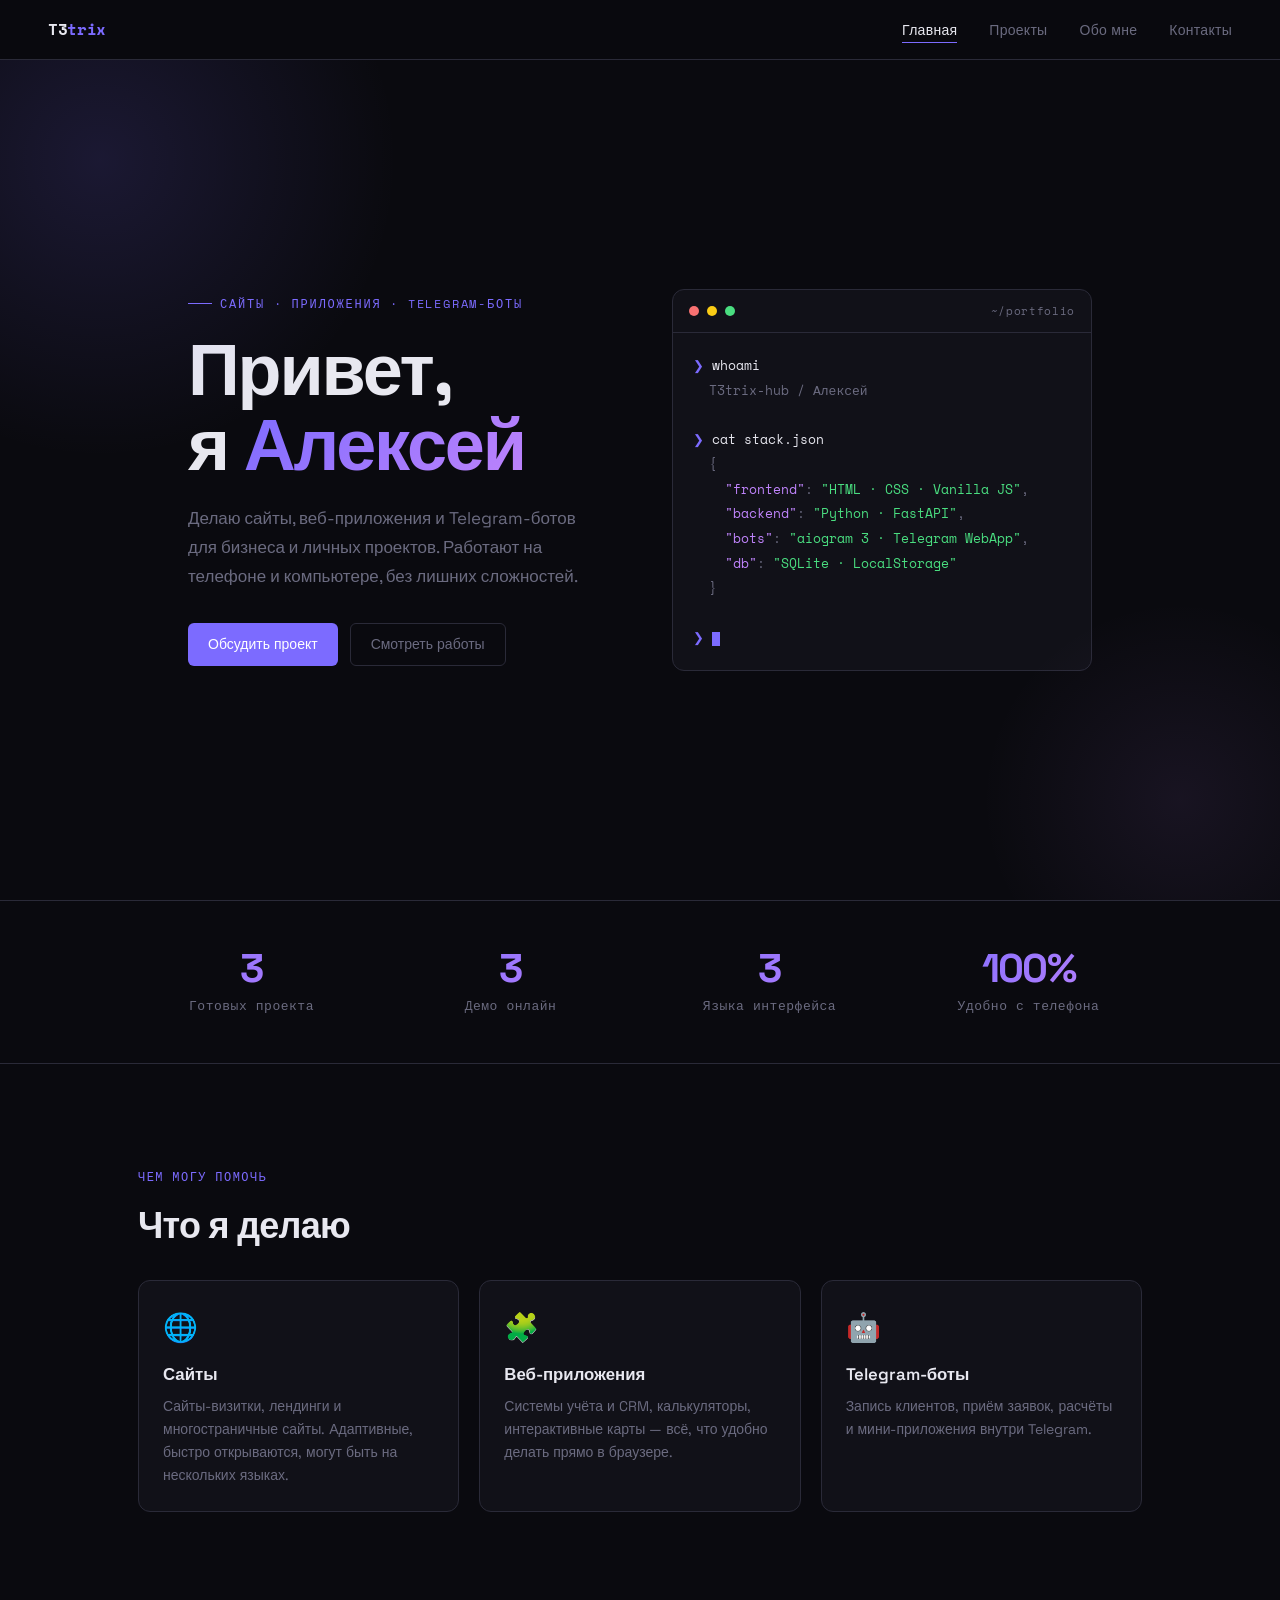
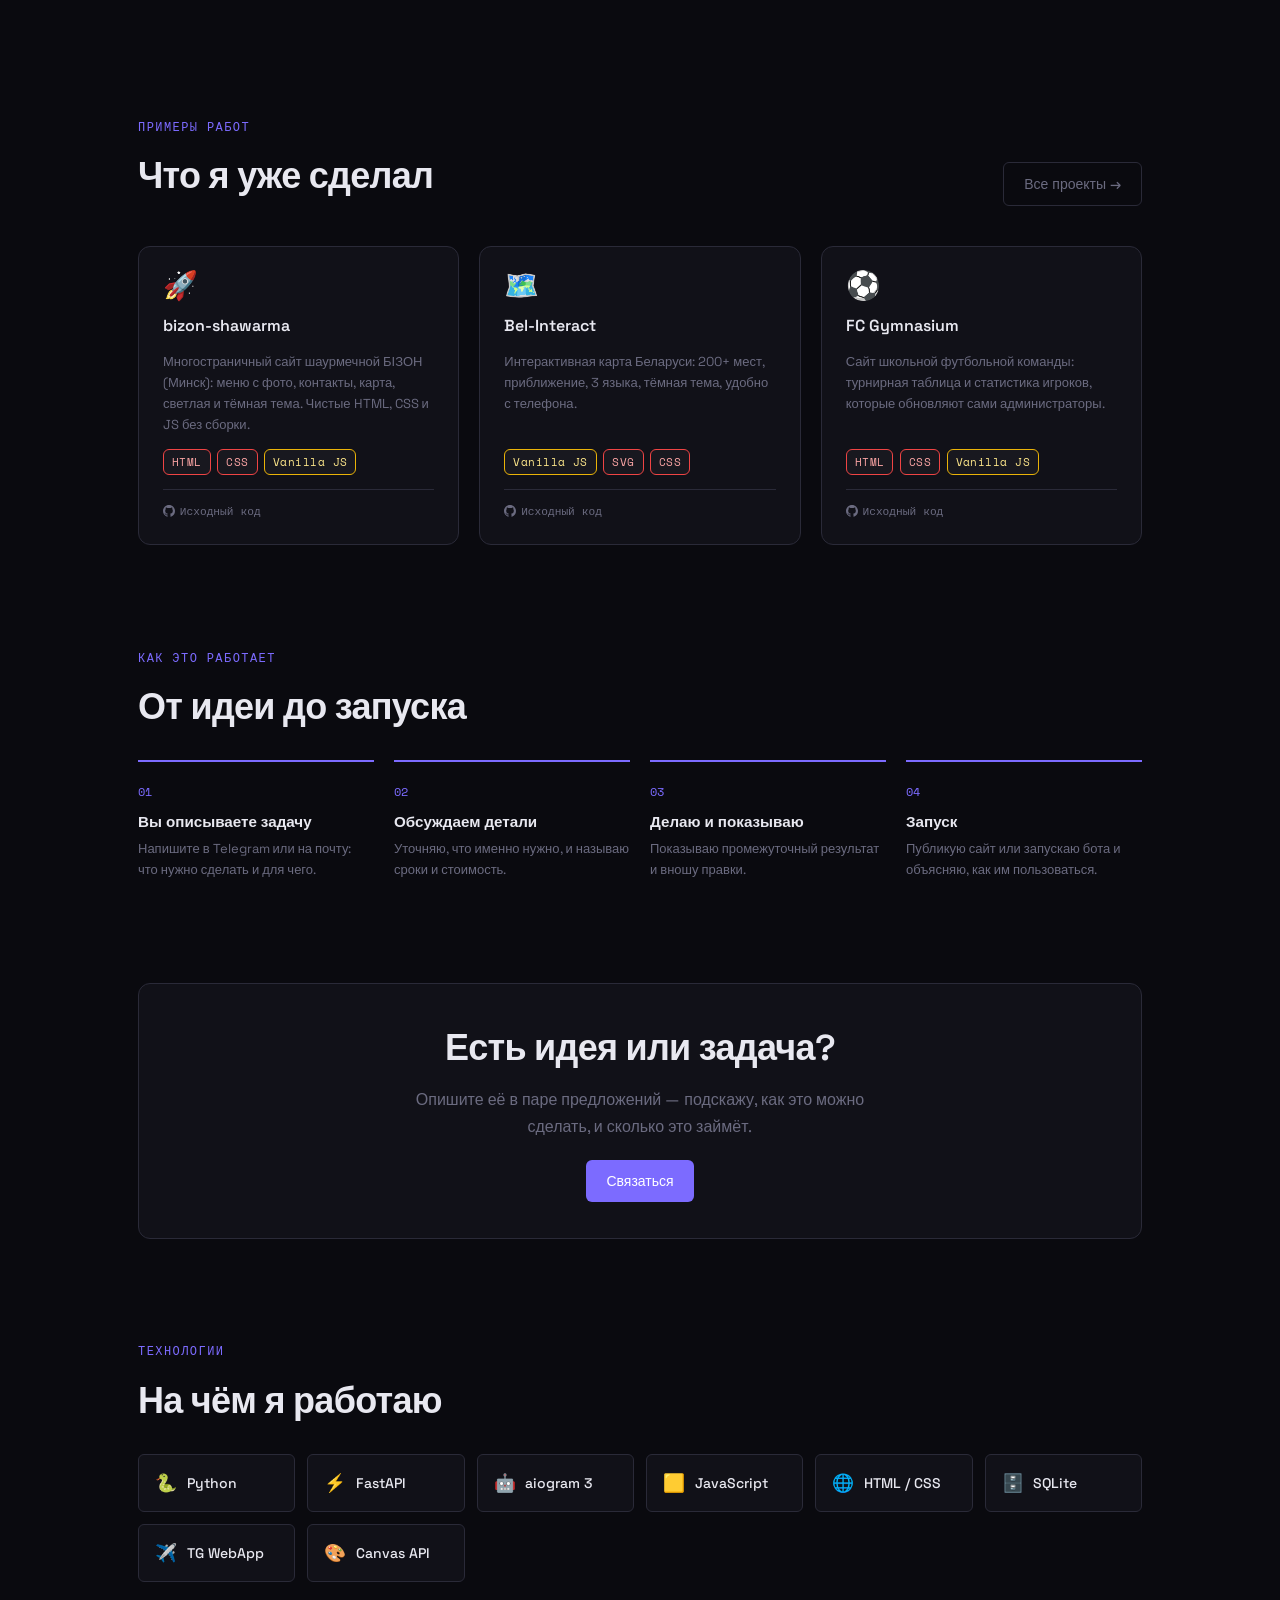
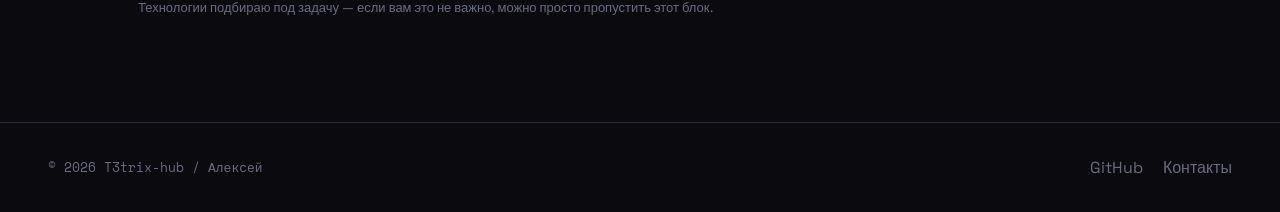
<file: index.html>
<!DOCTYPE html>
<html lang="ru">
<head>
  <meta charset="UTF-8" />
  <meta name="viewport" content="width=device-width, initial-scale=1.0" />
  <title>T3trix — Portfolio</title>
  <link rel="icon" href="favicon.ico" sizes="any" />
  <link rel="icon" type="image/png" href="favicon-180.png" />
  <link rel="apple-touch-icon" href="favicon-180.png" />
  <link rel="preconnect" href="https://fonts.googleapis.com" />
  <link rel="preconnect" href="https://fonts.gstatic.com" crossorigin />
  <link rel="stylesheet" href="style.css" />
  <style>
    /* ── HERO ─────────────────────────────── */
    .hero {
      min-height: calc(100vh - 60px);
      display: flex;
      align-items: center;
      position: relative;
      overflow: hidden;
    }

    .hero::before {
      content: '';
      position: absolute;
      top: -200px; left: -200px;
      width: 600px; height: 600px;
      background: radial-gradient(circle, rgba(124,107,255,0.15) 0%, transparent 70%);
      pointer-events: none;
    }

    .hero::after {
      content: '';
      position: absolute;
      bottom: -100px; right: -100px;
      width: 400px; height: 400px;
      background: radial-gradient(circle, rgba(192,132,252,0.08) 0%, transparent 70%);
      pointer-events: none;
    }

    .hero-inner {
      display: grid;
      grid-template-columns: 1fr 1fr;
      gap: 4rem;
      align-items: center;
      width: 100%;
    }

    .hero-label {
      font-family: var(--font-mono);
      font-size: 0.75rem;
      color: var(--accent);
      letter-spacing: 0.15em;
      text-transform: uppercase;
      margin-bottom: 1.25rem;
      display: flex;
      align-items: center;
      gap: 0.5rem;
    }

    .hero-label::before {
      content: '';
      width: 24px; height: 1px;
      background: var(--accent);
    }

    .hero h1 {
      margin-bottom: 1.25rem;
    }

    .hero-desc {
      font-size: 1.0625rem;
      color: var(--muted);
      line-height: 1.7;
      margin-bottom: 2rem;
      max-width: 420px;
    }

    .hero-actions {
      display: flex;
      gap: 0.75rem;
      flex-wrap: wrap;
    }

    /* terminal card */
    .terminal {
      background: var(--bg2);
      border: 1px solid var(--border);
      border-radius: var(--radius);
      overflow: hidden;
      font-family: var(--font-mono);
    }

    .terminal-bar {
      padding: 0.75rem 1rem;
      border-bottom: 1px solid var(--border);
      display: flex;
      align-items: center;
      gap: 0.5rem;
    }

    .terminal-dot {
      width: 10px; height: 10px;
      border-radius: 50%;
    }
    .dot-red   { background: #f87171; }
    .dot-yel   { background: #facc15; }
    .dot-grn   { background: #4ade80; }

    .terminal-title {
      font-size: 0.7rem;
      color: var(--muted);
      margin-left: auto;
      letter-spacing: 0.06em;
    }

    .terminal-body {
      padding: 1.25rem;
      font-size: 0.8125rem;
      line-height: 1.9;
    }

    .t-prompt { color: var(--accent); }
    .t-cmd    { color: var(--text); }
    .t-out    { color: var(--muted); padding-left: 1rem; }
    .t-key    { color: var(--accent2); }
    .t-val    { color: var(--green); }
    .t-cursor {
      display: inline-block;
      width: 8px; height: 14px;
      background: var(--accent);
      vertical-align: middle;
      animation: blink 1s step-end infinite;
    }

    @keyframes blink { 50% { opacity: 0; } }

    /* ── STATS ────────────────────────────── */
    .stats {
      padding: 3rem 0;
      border-top: 1px solid var(--border);
      border-bottom: 1px solid var(--border);
    }

    .stats-grid {
      display: grid;
      grid-template-columns: repeat(4, 1fr);
      gap: 2rem;
    }

    .stat-item {
      text-align: center;
    }

    .stat-num {
      font-size: 2.5rem;
      font-weight: 700;
      letter-spacing: -0.04em;
      line-height: 1;
      background: linear-gradient(135deg, var(--accent), var(--accent2));
      -webkit-background-clip: text;
      -webkit-text-fill-color: transparent;
      background-clip: text;
    }

    .stat-label {
      font-size: 0.8125rem;
      color: var(--muted);
      margin-top: 0.35rem;
      font-family: var(--font-mono);
      letter-spacing: 0.04em;
    }

    /* ── FEATURED PROJECTS ────────────────── */
    .section-header {
      display: flex;
      justify-content: space-between;
      align-items: flex-end;
      margin-bottom: 2.5rem;
    }

    .featured-grid {
      display: grid;
      grid-template-columns: repeat(3, 1fr);
      gap: 1.25rem;
    }

    .proj-card {
      background: var(--bg2);
      border: 1px solid var(--border);
      border-radius: var(--radius);
      padding: 1.5rem;
      display: flex;
      flex-direction: column;
      gap: 0.875rem;
      transition: border-color var(--transition), transform var(--transition), box-shadow var(--transition);
      text-decoration: none;
      color: inherit;
    }

    .proj-card:hover {
      border-color: rgba(124, 107, 255, 0.4);
      transform: translateY(-3px);
      box-shadow: 0 12px 40px rgba(124, 107, 255, 0.1);
    }

    .proj-icon {
      font-size: 1.75rem;
      line-height: 1;
    }

    .proj-name {
      font-size: 1rem;
      font-weight: 600;
      color: var(--text);
    }

    .proj-desc {
      font-size: 0.8125rem;
      color: var(--muted);
      line-height: 1.6;
      flex: 1;
    }

    .proj-tags {
      display: flex;
      gap: 0.4rem;
      flex-wrap: wrap;
    }

    .proj-footer {
      display: flex;
      gap: 0.75rem;
      padding-top: 0.75rem;
      border-top: 1px solid var(--border);
    }

    .proj-link {
      font-family: var(--font-mono);
      font-size: 0.7rem;
      color: var(--muted);
      text-decoration: none;
      display: flex;
      align-items: center;
      gap: 0.3rem;
      transition: color var(--transition);
    }
    .proj-link:hover { color: var(--accent); }
    .proj-link svg { width: 12px; height: 12px; }

    /* ── STACK ────────────────────────────── */
    .stack-grid {
      display: grid;
      grid-template-columns: repeat(auto-fill, minmax(140px, 1fr));
      gap: 0.75rem;
    }

    .stack-item {
      background: var(--bg2);
      border: 1px solid var(--border);
      border-radius: var(--radius-sm);
      padding: 0.875rem 1rem;
      display: flex;
      align-items: center;
      gap: 0.6rem;
      font-size: 0.875rem;
      font-weight: 500;
    }

    .stack-icon { font-size: 1.1rem; }

    @media (max-width: 900px) {
      .hero-inner { grid-template-columns: 1fr; }
      .terminal { display: none; }
      .featured-grid { grid-template-columns: 1fr 1fr; }
      .stats-grid { grid-template-columns: repeat(2, 1fr); }
    }

    @media (max-width: 560px) {
      .featured-grid { grid-template-columns: 1fr; }
      .stats-grid { grid-template-columns: repeat(2, 1fr); }
    }

    /* ── client-friendly blocks ── */
    .svc-grid { display: grid; grid-template-columns: repeat(3, 1fr); gap: 1.25rem; margin-top: 1.5rem; }
    .svc-card { background: var(--bg2); border: 1px solid var(--border); border-radius: var(--radius); padding: 1.5rem; }
    .svc-card .svc-icon { font-size: 1.75rem; margin-bottom: 0.75rem; }
    .svc-card h3 { font-size: 1.05rem; margin-bottom: 0.4rem; }
    .svc-card p { font-size: 0.875rem; color: var(--muted); line-height: 1.65; }
    .steps { display: grid; grid-template-columns: repeat(4, 1fr); gap: 1.25rem; margin-top: 1.5rem; counter-reset: step; }
    .step { border-top: 2px solid var(--accent); padding-top: 1rem; }
    .step::before { counter-increment: step; content: "0" counter(step); font-family: var(--font-mono); font-size: 0.75rem; color: var(--accent); }
    .step h4 { margin: 0.35rem 0; font-size: 0.95rem; }
    .step p { font-size: 0.8125rem; color: var(--muted); line-height: 1.6; }
    .cta-band { background: var(--bg2); border: 1px solid var(--border); border-radius: var(--radius); padding: 2.25rem 2rem; text-align: center; }
    .cta-band h2 { margin-bottom: 0.5rem; }
    .cta-band p { color: var(--muted); margin: 0 auto 1.25rem; max-width: 480px; line-height: 1.7; }
    @media (max-width: 800px) { .svc-grid { grid-template-columns: 1fr; } .steps { grid-template-columns: 1fr 1fr; } }
    @media (max-width: 480px) { .steps { grid-template-columns: 1fr; } }
  </style>
</head>
<body>

<nav>
  <a href="index.html" class="nav-logo">T3<span>trix</span></a>
  <ul class="nav-links">
    <li><a href="index.html">Главная</a></li>
    <li><a href="projects.html">Проекты</a></li>
    <li><a href="about.html">Обо мне</a></li>
    <li><a href="contact.html">Контакты</a></li>
  </ul>
  <div class="nav-burger" role="button" aria-label="Меню">
    <span></span><span></span><span></span>
  </div>
</nav>

<main>
  <!-- HERO -->
  <section class="hero">
    <div class="container">
      <div class="hero-inner">
        <div>
          <p class="hero-label">Сайты · приложения · Telegram-боты</p>
          <h1>Привет,<br>я <span class="gradient-text">Алексей</span></h1>
          <p class="hero-desc">
            Делаю сайты, веб-приложения и Telegram-ботов для бизнеса и личных проектов.
            Работают на телефоне и компьютере, без лишних сложностей.
          </p>
          <div class="hero-actions">
            <a href="contact.html" class="btn btn-primary">Обсудить проект</a>
            <a href="projects.html" class="btn btn-ghost">Смотреть работы</a>
          </div>
        </div>

        <div class="terminal">
          <div class="terminal-bar">
            <div class="terminal-dot dot-red"></div>
            <div class="terminal-dot dot-yel"></div>
            <div class="terminal-dot dot-grn"></div>
            <span class="terminal-title">~/portfolio</span>
          </div>
          <div class="terminal-body">
            <div><span class="t-prompt">❯ </span><span class="t-cmd">whoami</span></div>
            <div class="t-out">T3trix-hub / Алексей</div>
            <br>
            <div><span class="t-prompt">❯ </span><span class="t-cmd">cat stack.json</span></div>
            <div class="t-out">{</div>
            <div class="t-out">&nbsp;&nbsp;<span class="t-key">"frontend"</span>: <span class="t-val">"HTML · CSS · Vanilla JS"</span>,</div>
            <div class="t-out">&nbsp;&nbsp;<span class="t-key">"backend"</span>: <span class="t-val">"Python · FastAPI"</span>,</div>
            <div class="t-out">&nbsp;&nbsp;<span class="t-key">"bots"</span>: <span class="t-val">"aiogram 3 · Telegram WebApp"</span>,</div>
            <div class="t-out">&nbsp;&nbsp;<span class="t-key">"db"</span>: <span class="t-val">"SQLite · LocalStorage"</span></div>
            <div class="t-out">}</div>
            <br>
            <div><span class="t-prompt">❯ </span><span class="t-cursor"></span></div>
          </div>
        </div>
      </div>
    </div>
  </section>

  <!-- STATS -->
  <div class="stats">
    <div class="container">
      <div class="stats-grid">
        <div class="stat-item fade-in">
          <div class="stat-num" data-stat="projects">3</div>
          <div class="stat-label" data-stat-label="projects">Готовых проекта</div>
        </div>
        <div class="stat-item fade-in">
          <div class="stat-num" data-stat="live">3</div>
          <div class="stat-label">Демо онлайн</div>
        </div>
        <div class="stat-item fade-in">
          <div class="stat-num">3</div>
          <div class="stat-label">Языка интерфейса</div>
        </div>
        <div class="stat-item fade-in">
          <div class="stat-num">100%</div>
          <div class="stat-label">Удобно с телефона</div>
        </div>
      </div>
    </div>
  </div>

  <!-- SERVICES -->
  <section>
    <div class="container">
      <span class="eyebrow fade-in">Чем могу помочь</span>
      <h2 class="fade-in">Что я делаю</h2>
      <div class="svc-grid">
        <div class="svc-card fade-in"><div class="svc-icon">🌐</div><h3>Сайты</h3>
          <p>Сайты-визитки, лендинги и многостраничные сайты. Адаптивные, быстро открываются, могут быть на нескольких языках.</p></div>
        <div class="svc-card fade-in"><div class="svc-icon">🧩</div><h3>Веб-приложения</h3>
          <p>Системы учёта и CRM, калькуляторы, интерактивные карты — всё, что удобно делать прямо в браузере.</p></div>
        <div class="svc-card fade-in"><div class="svc-icon">🤖</div><h3>Telegram-боты</h3>
          <p>Запись клиентов, приём заявок, расчёты и мини-приложения внутри Telegram.</p></div>
      </div>
    </div>
  </section>

  <!-- FEATURED -->
  <section>
    <div class="container">
      <div class="section-header fade-in">
        <div>
          <span class="eyebrow">Примеры работ</span>
          <h2>Что я уже сделал</h2>
        </div>
        <a href="projects.html" class="btn btn-ghost">Все проекты →</a>
      </div>

      <div class="featured-grid" id="featured-grid"></div>
    </div>
  </section>

  <!-- PROCESS -->
  <section style="padding-top:0">
    <div class="container">
      <span class="eyebrow fade-in">Как это работает</span>
      <h2 class="fade-in">От идеи до запуска</h2>
      <div class="steps">
        <div class="step fade-in"><h4>Вы описываете задачу</h4><p>Напишите в Telegram или на почту: что нужно сделать и для чего.</p></div>
        <div class="step fade-in"><h4>Обсуждаем детали</h4><p>Уточняю, что именно нужно, и называю сроки и стоимость.</p></div>
        <div class="step fade-in"><h4>Делаю и показываю</h4><p>Показываю промежуточный результат и вношу правки.</p></div>
        <div class="step fade-in"><h4>Запуск</h4><p>Публикую сайт или запускаю бота и объясняю, как им пользоваться.</p></div>
      </div>
    </div>
  </section>

  <section style="padding-top:0">
    <div class="container">
      <div class="cta-band fade-in">
        <h2>Есть идея или задача?</h2>
        <p>Опишите её в паре предложений — подскажу, как это можно сделать, и сколько это займёт.</p>
        <a href="contact.html" class="btn btn-primary">Связаться</a>
      </div>
    </div>
  </section>

  <!-- STACK TEASER -->
  <section style="padding-top:0">
    <div class="container">
      <span class="eyebrow fade-in">Технологии</span>
      <h2 class="fade-in" style="margin-bottom:1.5rem">На чём я работаю</h2>
      <div class="stack-grid">
        <div class="stack-item fade-in"><span class="stack-icon">🐍</span> Python</div>
        <div class="stack-item fade-in"><span class="stack-icon">⚡</span> FastAPI</div>
        <div class="stack-item fade-in"><span class="stack-icon">🤖</span> aiogram 3</div>
        <div class="stack-item fade-in"><span class="stack-icon">🟨</span> JavaScript</div>
        <div class="stack-item fade-in"><span class="stack-icon">🌐</span> HTML / CSS</div>
        <div class="stack-item fade-in"><span class="stack-icon">🗄️</span> SQLite</div>
        <div class="stack-item fade-in"><span class="stack-icon">✈️</span> TG WebApp</div>
        <div class="stack-item fade-in"><span class="stack-icon">🎨</span> Canvas API</div>
      </div>
      <p style="margin-top:1rem;font-size:0.8125rem;color:var(--muted);">Технологии подбираю под задачу — если вам это не важно, можно просто пропустить этот блок.</p>
    </div>
  </section>
</main>

<footer>
  <p>© 2026 T3trix-hub / Алексей</p>
  <div style="display:flex;gap:1.25rem;">
    <a href="https://github.com/T3trix-hub" target="_blank">GitHub</a>
    <a href="contact.html">Контакты</a>
  </div>
</footer>

<script src="projects-data.js"></script>
<script src="portfolio.js"></script>
<script src="main.js"></script>
</body>
</html>
</file>
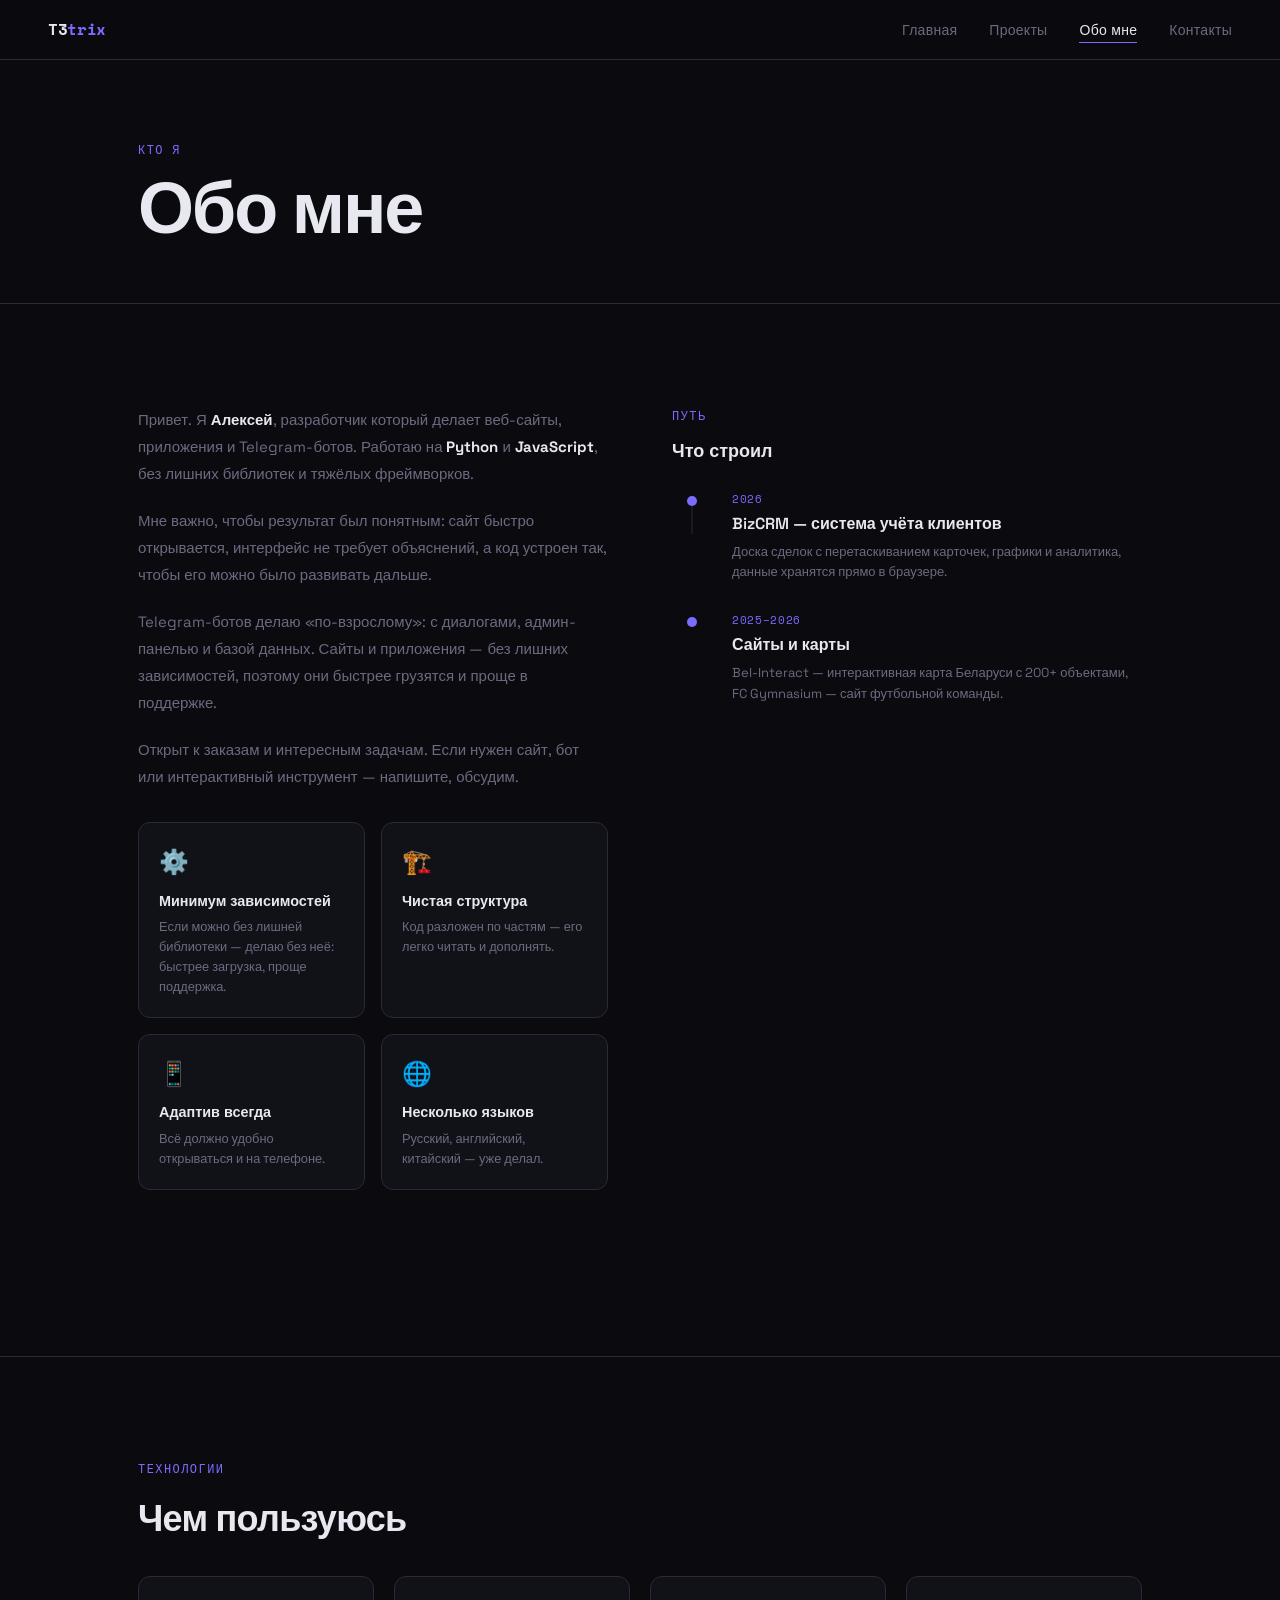
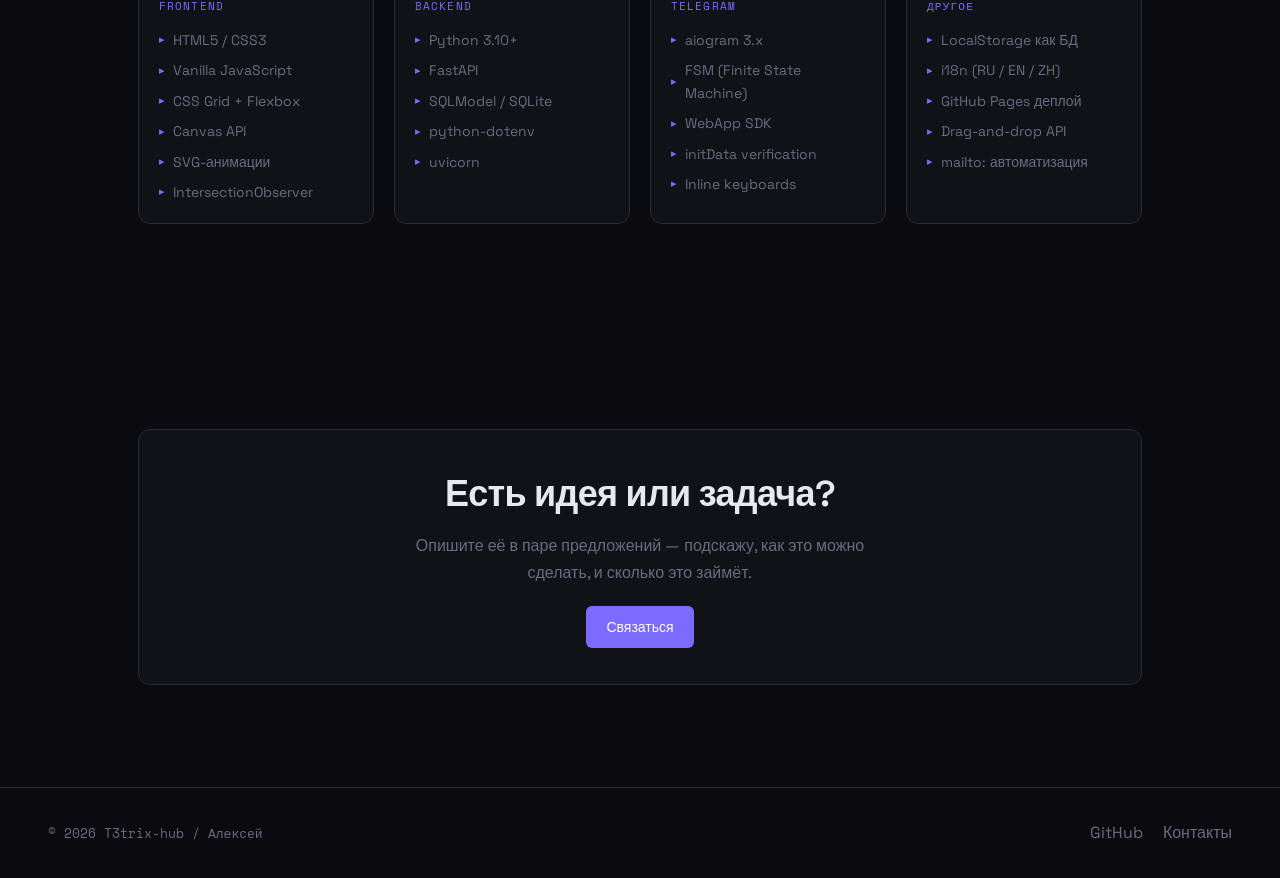
<file: about.html>
<!DOCTYPE html>
<html lang="ru">
<head>
  <meta charset="UTF-8" />
  <meta name="viewport" content="width=device-width, initial-scale=1.0" />
  <title>Обо мне — T3trix</title>
  <link rel="icon" href="favicon.ico" sizes="any" />
  <link rel="icon" type="image/png" href="favicon-180.png" />
  <link rel="apple-touch-icon" href="favicon-180.png" />
  <link rel="preconnect" href="https://fonts.googleapis.com" />
  <link rel="preconnect" href="https://fonts.gstatic.com" crossorigin />
  <link rel="stylesheet" href="style.css" />
  <style>
    .page-hero {
      padding: 5rem 0 3.5rem;
      border-bottom: 1px solid var(--border);
    }

    .about-grid {
      display: grid;
      grid-template-columns: 1fr 1fr;
      gap: 4rem;
      align-items: start;
    }

    .about-text p {
      color: var(--muted);
      line-height: 1.8;
      margin-bottom: 1.25rem;
      font-size: 0.9375rem;
    }

    .about-text p strong { color: var(--text); }

    /* timeline */
    .timeline {
      display: flex;
      flex-direction: column;
      gap: 0;
    }

    .tl-item {
      display: grid;
      grid-template-columns: 2.5rem 1fr;
      gap: 0 1.25rem;
      padding-bottom: 1.75rem;
      position: relative;
    }

    .tl-item:last-child { padding-bottom: 0; }

    .tl-dot {
      width: 10px; height: 10px;
      border-radius: 50%;
      background: var(--accent);
      margin-top: 0.35rem;
      justify-self: center;
      position: relative;
      z-index: 1;
      flex-shrink: 0;
    }

    .tl-item:not(:last-child) .tl-dot::after {
      content: '';
      position: absolute;
      top: 100%; left: 50%;
      transform: translateX(-50%);
      width: 1px;
      height: calc(100% + 1.75rem - 10px);
      background: var(--border);
    }

    .tl-body {}
    .tl-date {
      font-family: var(--font-mono);
      font-size: 0.7rem;
      color: var(--accent);
      letter-spacing: 0.06em;
      margin-bottom: 0.2rem;
    }
    .tl-title { font-weight: 600; margin-bottom: 0.3rem; }
    .tl-desc { font-size: 0.8125rem; color: var(--muted); line-height: 1.6; }

    /* values */
    .values-grid {
      display: grid;
      grid-template-columns: 1fr 1fr;
      gap: 1rem;
      margin-top: 2rem;
    }

    .value-card {
      background: var(--bg2);
      border: 1px solid var(--border);
      border-radius: var(--radius);
      padding: 1.25rem;
    }

    .value-icon { font-size: 1.5rem; margin-bottom: 0.5rem; }
    .value-title { font-size: 0.9rem; font-weight: 600; margin-bottom: 0.3rem; }
    .value-text { font-size: 0.8rem; color: var(--muted); line-height: 1.55; }

    /* full stack table */
    .stack-section { margin-top: 4rem; }

    .stack-categories {
      display: grid;
      grid-template-columns: repeat(auto-fill, minmax(200px, 1fr));
      gap: 1.25rem;
    }

    .stack-cat {
      background: var(--bg2);
      border: 1px solid var(--border);
      border-radius: var(--radius);
      padding: 1.25rem;
    }

    .stack-cat-title {
      font-family: var(--font-mono);
      font-size: 0.7rem;
      text-transform: uppercase;
      letter-spacing: 0.1em;
      color: var(--accent);
      margin-bottom: 0.875rem;
    }

    .stack-cat ul {
      list-style: none;
      display: flex;
      flex-direction: column;
      gap: 0.5rem;
    }

    .stack-cat li {
      font-size: 0.875rem;
      color: var(--muted);
      display: flex;
      align-items: center;
      gap: 0.5rem;
    }

    .stack-cat li::before {
      content: '▸';
      color: var(--accent);
      font-size: 0.7rem;
    }

    @media (max-width: 800px) {
      .about-grid { grid-template-columns: 1fr; gap: 3rem; }
    }

    @media (max-width: 560px) {
      .values-grid { grid-template-columns: 1fr; }
    }

    /* ── client-friendly blocks ── */
    .svc-grid { display: grid; grid-template-columns: repeat(3, 1fr); gap: 1.25rem; margin-top: 1.5rem; }
    .svc-card { background: var(--bg2); border: 1px solid var(--border); border-radius: var(--radius); padding: 1.5rem; }
    .svc-card .svc-icon { font-size: 1.75rem; margin-bottom: 0.75rem; }
    .svc-card h3 { font-size: 1.05rem; margin-bottom: 0.4rem; }
    .svc-card p { font-size: 0.875rem; color: var(--muted); line-height: 1.65; }
    .steps { display: grid; grid-template-columns: repeat(4, 1fr); gap: 1.25rem; margin-top: 1.5rem; counter-reset: step; }
    .step { border-top: 2px solid var(--accent); padding-top: 1rem; }
    .step::before { counter-increment: step; content: "0" counter(step); font-family: var(--font-mono); font-size: 0.75rem; color: var(--accent); }
    .step h4 { margin: 0.35rem 0; font-size: 0.95rem; }
    .step p { font-size: 0.8125rem; color: var(--muted); line-height: 1.6; }
    .cta-band { background: var(--bg2); border: 1px solid var(--border); border-radius: var(--radius); padding: 2.25rem 2rem; text-align: center; }
    .cta-band h2 { margin-bottom: 0.5rem; }
    .cta-band p { color: var(--muted); margin: 0 auto 1.25rem; max-width: 480px; line-height: 1.7; }
    @media (max-width: 800px) { .svc-grid { grid-template-columns: 1fr; } .steps { grid-template-columns: 1fr 1fr; } }
    @media (max-width: 480px) { .steps { grid-template-columns: 1fr; } }
  </style>
</head>
<body>

<nav>
  <a href="index.html" class="nav-logo">T3<span>trix</span></a>
  <ul class="nav-links">
    <li><a href="index.html">Главная</a></li>
    <li><a href="projects.html">Проекты</a></li>
    <li><a href="about.html">Обо мне</a></li>
    <li><a href="contact.html">Контакты</a></li>
  </ul>
  <div class="nav-burger"><span></span><span></span><span></span></div>
</nav>

<main>
  <section class="page-hero">
    <div class="container">
      <span class="eyebrow">Кто я</span>
      <h1>Обо мне</h1>
    </div>
  </section>

  <section>
    <div class="container">
      <div class="about-grid">

        <div class="about-text fade-in">
          <p>
            Привет. Я <strong>Алексей</strong>, разработчик который делает веб-сайты, приложения и Telegram-ботов. Работаю на <strong>Python</strong> и <strong>JavaScript</strong>, без лишних библиотек и тяжёлых фреймворков.
          </p>
          <p>
            Мне важно, чтобы результат был понятным: сайт быстро открывается, интерфейс не требует объяснений, а код устроен так, чтобы его можно было развивать дальше.
          </p>
          <p>
            Telegram-ботов делаю «по-взрослому»: с диалогами, админ-панелью и базой данных. Сайты и приложения — без лишних зависимостей, поэтому они быстрее грузятся и проще в поддержке.
          </p>
          <p>
            Открыт к заказам и интересным задачам. Если нужен сайт, бот или интерактивный инструмент — напишите, обсудим.
          </p>

          <div class="values-grid">
            <div class="value-card fade-in">
              <div class="value-icon">⚙️</div>
              <div class="value-title">Минимум зависимостей</div>
              <div class="value-text">Если можно без лишней библиотеки — делаю без неё: быстрее загрузка, проще поддержка.</div>
            </div>
            <div class="value-card fade-in">
              <div class="value-icon">🏗️</div>
              <div class="value-title">Чистая структура</div>
              <div class="value-text">Код разложен по частям — его легко читать и дополнять.</div>
            </div>
            <div class="value-card fade-in">
              <div class="value-icon">📱</div>
              <div class="value-title">Адаптив всегда</div>
              <div class="value-text">Всё должно удобно открываться и на телефоне.</div>
            </div>
            <div class="value-card fade-in">
              <div class="value-icon">🌐</div>
              <div class="value-title">Несколько языков</div>
              <div class="value-text">Русский, английский, китайский — уже делал.</div>
            </div>
          </div>
        </div>

        <div class="fade-in">
          <span class="eyebrow">Путь</span>
          <h3 style="margin-bottom:1.5rem">Что строил</h3>
          <div class="timeline">
            <div class="tl-item">
              <div class="tl-dot"></div>
              <div class="tl-body">
                <div class="tl-date">2026</div>
                <div class="tl-title">BizCRM — система учёта клиентов</div>
                <div class="tl-desc">Доска сделок с перетаскиванием карточек, графики и аналитика, данные хранятся прямо в браузере.</div>
              </div>
            </div>
            <div class="tl-item">
              <div class="tl-dot"></div>
              <div class="tl-body">
                <div class="tl-date">2025–2026</div>
                <div class="tl-title">Сайты и карты</div>
                <div class="tl-desc">Bel-Interact — интерактивная карта Беларуси с 200+ объектами, FC Gymnasium — сайт футбольной команды.</div>
              </div>
            </div>
          </div>
        </div>

      </div>
    </div>
  </section>

  <!-- FULL STACK -->
  <section class="stack-section" style="border-top: 1px solid var(--border);">
    <div class="container">
      <span class="eyebrow fade-in">Технологии</span>
      <h2 class="fade-in" style="margin-bottom:1.75rem">Чем пользуюсь</h2>
      <div class="stack-categories">
        <div class="stack-cat fade-in">
          <div class="stack-cat-title">Frontend</div>
          <ul>
            <li>HTML5 / CSS3</li>
            <li>Vanilla JavaScript</li>
            <li>CSS Grid + Flexbox</li>
            <li>Canvas API</li>
            <li>SVG-анимации</li>
            <li>IntersectionObserver</li>
          </ul>
        </div>
        <div class="stack-cat fade-in">
          <div class="stack-cat-title">Backend</div>
          <ul>
            <li>Python 3.10+</li>
            <li>FastAPI</li>
            <li>SQLModel / SQLite</li>
            <li>python-dotenv</li>
            <li>uvicorn</li>
          </ul>
        </div>
        <div class="stack-cat fade-in">
          <div class="stack-cat-title">Telegram</div>
          <ul>
            <li>aiogram 3.x</li>
            <li>FSM (Finite State Machine)</li>
            <li>WebApp SDK</li>
            <li>initData verification</li>
            <li>Inline keyboards</li>
          </ul>
        </div>
        <div class="stack-cat fade-in">
          <div class="stack-cat-title">Другое</div>
          <ul>
            <li>LocalStorage как БД</li>
            <li>i18n (RU / EN / ZH)</li>
            <li>GitHub Pages деплой</li>
            <li>Drag-and-drop API</li>
            <li>mailto: автоматизация</li>
          </ul>
        </div>
      </div>
    </div>
  </section>

  <section>
    <div class="container">
      <div class="cta-band fade-in">
        <h2>Есть идея или задача?</h2>
        <p>Опишите её в паре предложений — подскажу, как это можно сделать, и сколько это займёт.</p>
        <a href="contact.html" class="btn btn-primary">Связаться</a>
      </div>
    </div>
  </section>
</main>

<footer>
  <p>© 2026 T3trix-hub / Алексей</p>
  <div style="display:flex;gap:1.25rem;">
    <a href="https://github.com/T3trix-hub" target="_blank">GitHub</a>
    <a href="contact.html">Контакты</a>
  </div>
</footer>

<script src="main.js"></script>
</body>
</html>
</file>
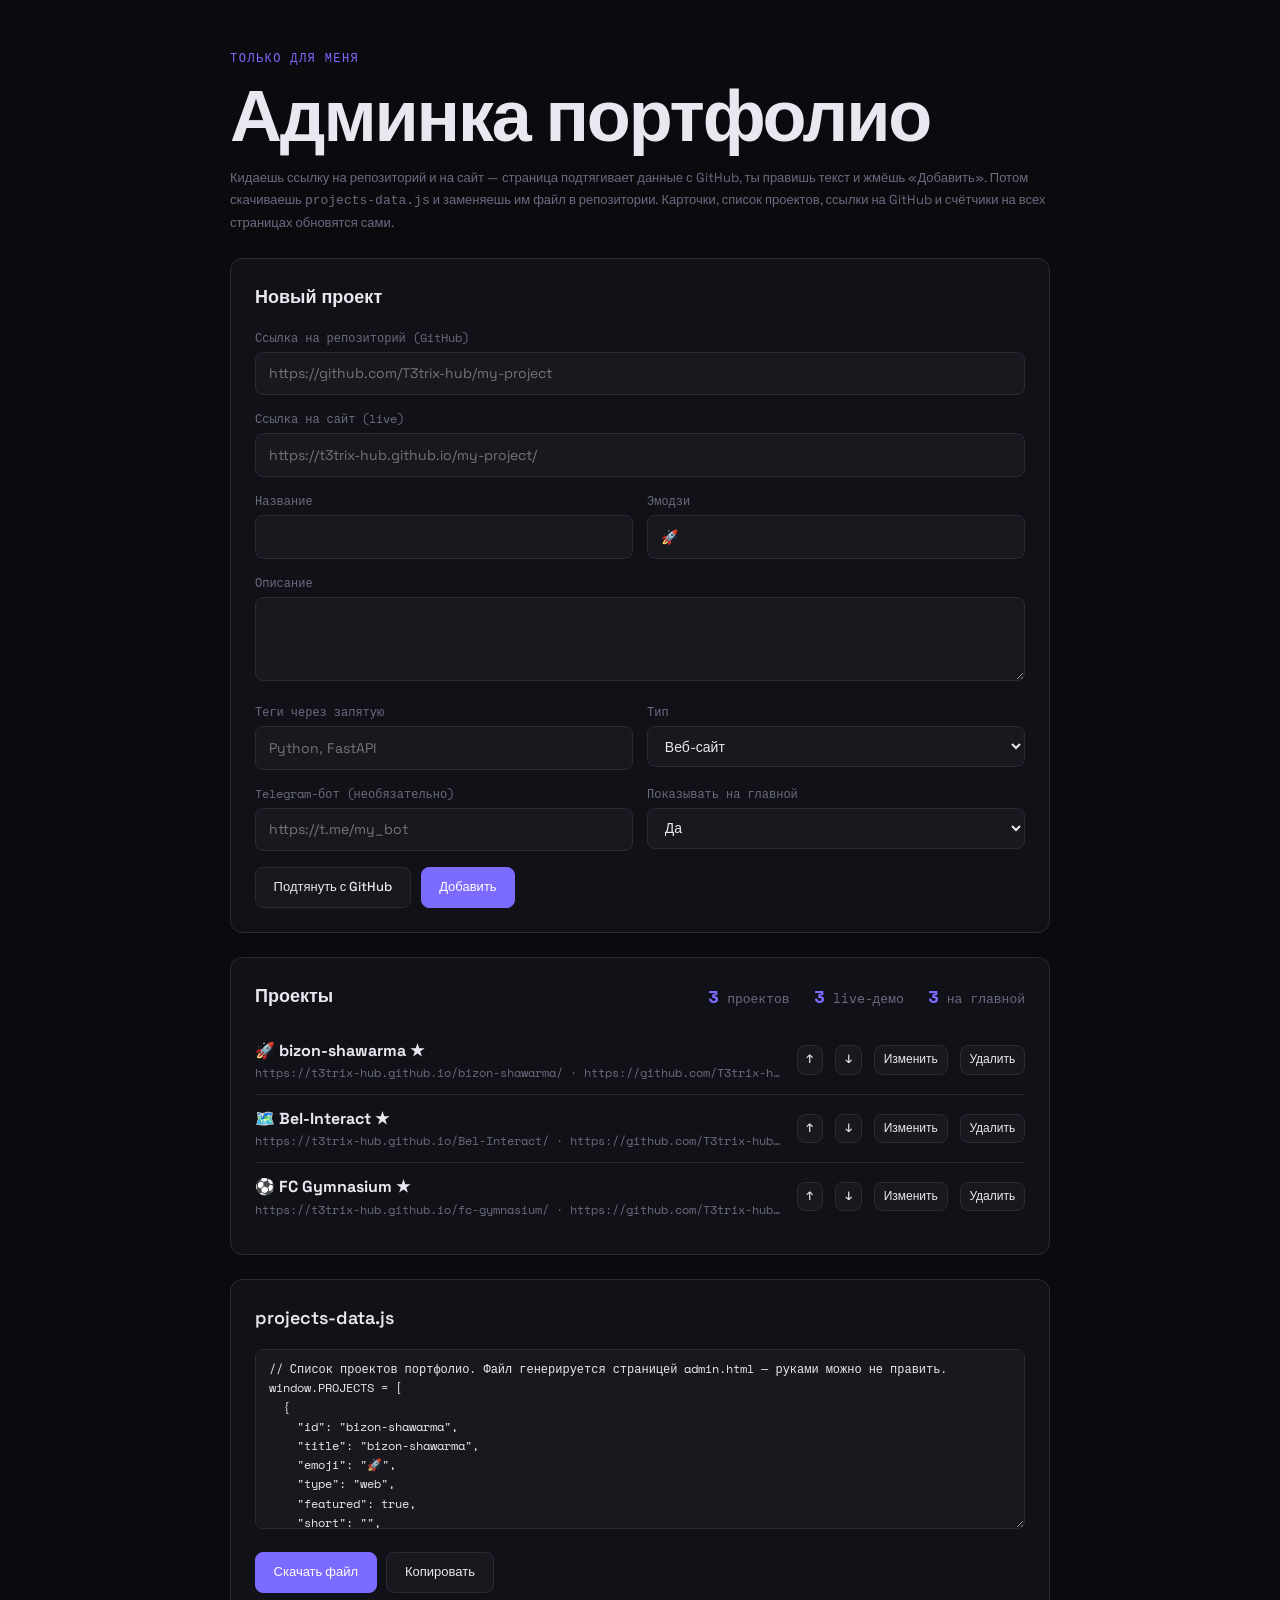
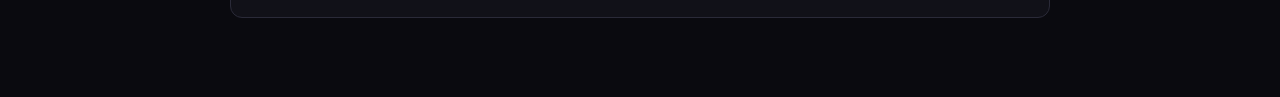
<file: admin.html>
<!DOCTYPE html>
<html lang="ru">
<head>
  <meta charset="UTF-8" />
  <meta name="viewport" content="width=device-width, initial-scale=1.0" />
  <meta name="robots" content="noindex, nofollow" />
  <title>Админка — T3trix</title>
  <link rel="icon" href="favicon.ico" sizes="any" />
  <link rel="stylesheet" href="style.css" />
  <style>
    .wrap { max-width: 860px; margin: 0 auto; padding: 3rem 1.25rem 5rem; }
    .panel { background: var(--bg2); border: 1px solid var(--border); border-radius: var(--radius); padding: 1.5rem; margin-top: 1.5rem; }
    .panel h3 { margin-bottom: 1rem; }
    .grid2 { display: grid; grid-template-columns: 1fr 1fr; gap: 0.875rem; }
    .full { grid-column: 1 / -1; }
    label { display: block; font-size: 0.75rem; color: var(--muted); font-family: var(--font-mono); margin-bottom: 0.3rem; }
    input[type=text], input[type=url], select, textarea {
      width: 100%; padding: 0.6rem 0.8rem; background: var(--bg3); color: var(--text);
      border: 1px solid var(--border); border-radius: 8px; font: inherit; font-size: 0.875rem;
    }
    input:focus, select:focus, textarea:focus { outline: none; border-color: var(--accent); }
    textarea { resize: vertical; min-height: 84px; }
    .row { display: flex; gap: 0.6rem; flex-wrap: wrap; align-items: center; margin-top: 1rem; }
    .b { padding: 0.55rem 1.1rem; border-radius: 8px; border: 1px solid var(--border); background: var(--bg3);
         color: var(--text); font: inherit; font-size: 0.8125rem; font-weight: 500; cursor: pointer; }
    .b:hover { border-color: var(--accent); }
    .b.pri { background: var(--accent); border-color: var(--accent); color: #fff; }
    .b.sm { padding: 0.25rem 0.55rem; font-size: 0.75rem; }
    #status { font-size: 0.8125rem; font-family: var(--font-mono); color: var(--muted); }
    #status.ok { color: #4ade80; } #status.err { color: #f87171; }
    .item { display: flex; gap: 0.75rem; align-items: center; padding: 0.7rem 0; border-top: 1px solid var(--border); }
    .item:first-child { border-top: 0; }
    .item .t { flex: 1; min-width: 0; }
    .item .t b { display: block; }
    .item .t span { font-size: 0.75rem; color: var(--muted); font-family: var(--font-mono); overflow: hidden; text-overflow: ellipsis; white-space: nowrap; display: block; }
    .stats { display: flex; gap: 1.5rem; font-family: var(--font-mono); font-size: 0.8125rem; color: var(--muted); }
    .stats b { color: var(--accent); font-size: 1.1rem; }
    #out { font-family: var(--font-mono); font-size: 0.75rem; min-height: 180px; }
    .hint { font-size: 0.8125rem; color: var(--muted); line-height: 1.7; margin-top: 0.75rem; }
    .dirty { display: none; color: #fbbf24; font-size: 0.8125rem; margin-top: 0.75rem; }
    @media (max-width: 600px) { .grid2 { grid-template-columns: 1fr; } }
  </style>
</head>
<body>
<div class="wrap">
  <span class="eyebrow">Только для меня</span>
  <h1>Админка портфолио</h1>
  <p class="hint">Кидаешь ссылку на репозиторий и на сайт — страница подтягивает данные с GitHub, ты правишь текст и жмёшь «Добавить». Потом скачиваешь <code>projects-data.js</code> и заменяешь им файл в репозитории. Карточки, список проектов, ссылки на GitHub и счётчики на всех страницах обновятся сами.</p>

  <div class="panel">
    <h3 id="formTitle">Новый проект</h3>
    <div class="grid2">
      <div class="full"><label for="repo">Ссылка на репозиторий (GitHub)</label>
        <input type="url" id="repo" placeholder="https://github.com/T3trix-hub/my-project" /></div>
      <div class="full"><label for="live">Ссылка на сайт (live)</label>
        <input type="url" id="live" placeholder="https://t3trix-hub.github.io/my-project/" /></div>
      <div><label for="title">Название</label><input type="text" id="title" /></div>
      <div><label for="emoji">Эмодзи</label><input type="text" id="emoji" value="🚀" maxlength="4" /></div>
      <div class="full"><label for="desc">Описание</label><textarea id="desc"></textarea></div>
      <div><label for="tags">Теги через запятую</label><input type="text" id="tags" placeholder="Python, FastAPI" /></div>
      <div><label for="type">Тип</label>
        <select id="type"><option value="web">Веб-сайт</option><option value="app">Приложение</option><option value="bot">Telegram-бот</option></select></div>
      <div><label for="tg">Telegram-бот (необязательно)</label><input type="url" id="tg" placeholder="https://t.me/my_bot" /></div>
      <div><label for="featured">Показывать на главной</label>
        <select id="featured"><option value="1">Да</option><option value="0">Нет</option></select></div>
    </div>
    <div class="row">
      <button class="b" id="btnFetch" type="button">Подтянуть с GitHub</button>
      <button class="b pri" id="btnSave" type="button">Добавить</button>
      <button class="b" id="btnCancel" type="button" style="display:none">Отмена</button>
      <span id="status"></span>
    </div>
  </div>

  <div class="panel">
    <div class="row" style="margin:0 0 1rem;justify-content:space-between">
      <h3 style="margin:0">Проекты</h3>
      <div class="stats"><span><b id="sP">0</b> проектов</span><span><b id="sL">0</b> live-демо</span><span><b id="sF">0</b> на главной</span></div>
    </div>
    <div id="items"></div>
  </div>

  <div class="panel">
    <h3>projects-data.js</h3>
    <textarea id="out" readonly></textarea>
    <div class="row">
      <button class="b pri" id="btnDl" type="button">Скачать файл</button>
      <button class="b" id="btnCopy" type="button">Копировать</button>
    </div>
    <div class="dirty" id="dirty">Есть изменения: скачай файл и замени им <code>projects-data.js</code> в репозитории, иначе посетители их не увидят.</div>
  </div>
</div>

<script src="projects-data.js"></script>
<script src="portfolio.js"></script>
<script>
(function () {
  const $ = id => document.getElementById(id);
  const list = JSON.parse(JSON.stringify(window.PROJECTS || []));
  let editing = null, changed = false;

  const status = (t, c) => { $('status').textContent = t || ''; $('status').className = c || ''; };
  const slug = s => String(s).toLowerCase().replace(/[^a-z0-9]+/g, '-').replace(/^-|-$/g, '') || 'project-' + Date.now();
  const parseRepo = u => { const m = String(u).trim().match(/github\.com\/([^\/\s]+)\/([^\/\s#?]+)/i); return m ? { owner: m[1], name: m[2].replace(/\.git$/, '') } : null; };
  const isUrl = u => /^https?:\/\//i.test(u);

  async function fetchRepo() {
    const r = parseRepo($('repo').value);
    if (!r) return status('Это не похоже на ссылку на GitHub-репозиторий', 'err');
    status('Загружаю…');
    try {
      const res = await fetch('https://api.github.com/repos/' + r.owner + '/' + r.name);
      if (!res.ok) throw new Error(res.status === 404 ? 'Репозиторий не найден (или он приватный)' : res.status === 403 ? 'Лимит запросов GitHub, попробуй позже или заполни руками' : 'GitHub API: ' + res.status);
      const d = await res.json();
      if (!$('title').value) $('title').value = d.name;
      if (!$('desc').value) $('desc').value = d.description || '';
      if (!$('tags').value) $('tags').value = [d.language].concat((d.topics || []).slice(0, 3)).filter(Boolean).join(', ');
      if (!$('live').value) $('live').value = d.homepage || ('https://' + r.owner.toLowerCase() + '.github.io/' + r.name + '/');
      status('Данные подтянуты — проверь и поправь', 'ok');
    } catch (e) { status(e.message || 'Не удалось связаться с GitHub', 'err'); }
  }

  function resetForm() {
    editing = null;
    ['repo', 'live', 'title', 'desc', 'tags', 'tg'].forEach(k => $(k).value = '');
    $('emoji').value = '🚀'; $('type').value = 'web'; $('featured').value = '1';
    $('formTitle').textContent = 'Новый проект'; $('btnSave').textContent = 'Добавить'; $('btnCancel').style.display = 'none';
  }

  function save() {
    const repo = $('repo').value.trim(), live = $('live').value.trim(), tg = $('tg').value.trim();
    const title = $('title').value.trim();
    if (!title) return status('Укажи название', 'err');
    if (repo && !isUrl(repo) || live && !isUrl(live) || tg && !isUrl(tg)) return status('Ссылки должны начинаться с http:// или https://', 'err');
    if (!repo && !live) return status('Нужна хотя бы одна ссылка: на репозиторий или на сайт', 'err');
    const p = {
      id: editing || slug((parseRepo(repo) || {}).name || title),
      title, emoji: $('emoji').value.trim() || '🚀', type: $('type').value,
      featured: $('featured').value === '1',
      short: '', desc: $('desc').value.trim(),
      tags: $('tags').value.split(',').map(s => s.trim()).filter(Boolean),
      repo, live, tg
    };
    const i = list.findIndex(x => x.id === p.id);
    if (i >= 0) { p.short = list[i].short && list[i].desc === p.desc ? list[i].short : ''; list[i] = p; } else list.push(p);
    changed = true; resetForm(); status('Сохранено в списке ниже', 'ok'); render();
  }

  function edit(id) {
    const p = list.find(x => x.id === id); if (!p) return;
    editing = id;
    $('repo').value = p.repo || ''; $('live').value = p.live || ''; $('title').value = p.title; $('emoji').value = p.emoji;
    $('desc').value = p.desc || ''; $('tags').value = (p.tags || []).join(', '); $('type').value = p.type; $('tg').value = p.tg || '';
    $('featured').value = p.featured ? '1' : '0';
    $('formTitle').textContent = 'Редактирование: ' + p.title; $('btnSave').textContent = 'Сохранить'; $('btnCancel').style.display = '';
    window.scrollTo({ top: 0, behavior: 'smooth' });
  }

  function render() {
    const box = $('items'); box.textContent = '';
    if (!list.length) { box.textContent = 'Пока пусто.'; }
    list.forEach((p, i) => {
      const d = document.createElement('div'); d.className = 'item';
      const t = document.createElement('div'); t.className = 't';
      const b = document.createElement('b'); b.textContent = p.emoji + ' ' + p.title + (p.featured ? '  ★' : '');
      const s = document.createElement('span'); s.textContent = [p.live, p.repo].filter(Boolean).join('  ·  ');
      t.append(b, s); d.append(t);
      [['↑', () => move(i, -1)], ['↓', () => move(i, 1)], ['Изменить', () => edit(p.id)], ['Удалить', () => del(i)]].forEach(([l, fn]) => {
        const x = document.createElement('button'); x.type = 'button'; x.className = 'b sm'; x.textContent = l; x.onclick = fn; d.append(x);
      });
      box.append(d);
    });
    $('sP').textContent = list.length;
    $('sL').textContent = list.filter(p => p.live).length;
    $('sF').textContent = list.filter(p => p.featured).length;
    $('out').value = '// Список проектов портфолио. Файл генерируется страницей admin.html — руками можно не править.\nwindow.PROJECTS = ' + JSON.stringify(list, null, 2) + ';\n';
    $('dirty').style.display = changed ? 'block' : 'none';
  }
  function move(i, d) { const j = i + d; if (j < 0 || j >= list.length) return; [list[i], list[j]] = [list[j], list[i]]; changed = true; render(); }
  function del(i) { if (confirm('Удалить «' + list[i].title + '»?')) { list.splice(i, 1); changed = true; render(); } }

  $('btnFetch').onclick = fetchRepo;
  $('repo').addEventListener('change', () => { if (!editing && parseRepo($('repo').value) && !$('title').value) fetchRepo(); });
  $('btnSave').onclick = save;
  $('btnCancel').onclick = () => { resetForm(); status(''); };
  $('btnDl').onclick = () => {
    const a = document.createElement('a');
    a.href = URL.createObjectURL(new Blob([$('out').value], { type: 'text/javascript' }));
    a.download = 'projects-data.js'; a.click(); setTimeout(() => URL.revokeObjectURL(a.href), 1000);
  };
  $('btnCopy').onclick = async () => {
    try { await navigator.clipboard.writeText($('out').value); status('Скопировано', 'ok'); }
    catch (e) { $('out').select(); document.execCommand('copy'); status('Скопировано', 'ok'); }
  };
  window.addEventListener('beforeunload', e => { if (changed) { e.preventDefault(); e.returnValue = ''; } });
  render();
})();
</script>
</body>
</html>
</file>
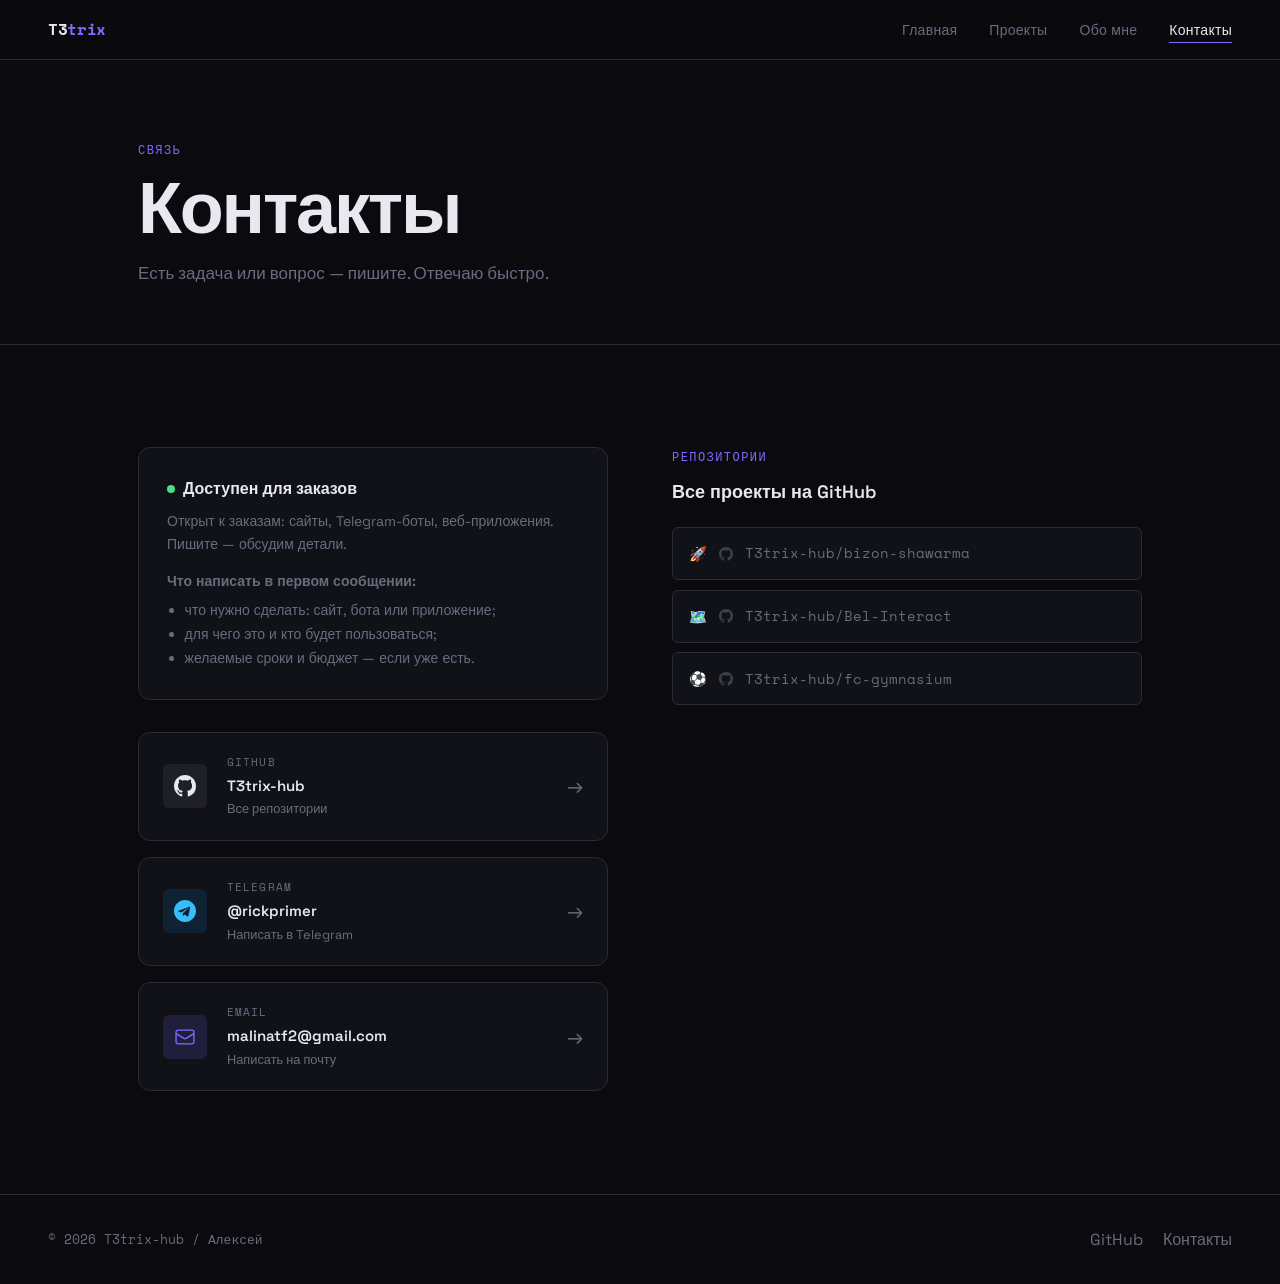
<file: contact.html>
<!DOCTYPE html>
<html lang="ru">
<head>
  <meta charset="UTF-8" />
  <meta name="viewport" content="width=device-width, initial-scale=1.0" />
  <title>Контакты — T3trix</title>
  <link rel="icon" href="favicon.ico" sizes="any" />
  <link rel="icon" type="image/png" href="favicon-180.png" />
  <link rel="apple-touch-icon" href="favicon-180.png" />
  <link rel="preconnect" href="https://fonts.googleapis.com" />
  <link rel="preconnect" href="https://fonts.gstatic.com" crossorigin />
  <link rel="stylesheet" href="style.css" />
  <style>
    .page-hero {
      padding: 5rem 0 3.5rem;
      border-bottom: 1px solid var(--border);
    }

    .contact-grid {
      display: grid;
      grid-template-columns: 1fr 1fr;
      gap: 4rem;
      align-items: start;
    }

    /* contact links */
    .contact-links {
      display: flex;
      flex-direction: column;
      gap: 1rem;
    }

    .contact-card {
      display: flex;
      align-items: center;
      gap: 1.25rem;
      padding: 1.25rem 1.5rem;
      background: var(--bg2);
      border: 1px solid var(--border);
      border-radius: var(--radius);
      text-decoration: none;
      color: inherit;
      transition: border-color var(--transition), transform var(--transition), box-shadow var(--transition);
    }

    .contact-card:hover {
      border-color: rgba(124,107,255,0.5);
      transform: translateX(4px);
      box-shadow: 0 4px 24px rgba(124,107,255,0.08);
    }

    .contact-card-icon {
      width: 44px; height: 44px;
      border-radius: var(--radius-sm);
      display: flex;
      align-items: center;
      justify-content: center;
      font-size: 1.3rem;
      flex-shrink: 0;
    }

    .icon-gh  { background: rgba(255,255,255,0.06); }
    .icon-tg  { background: rgba(0,136,204,0.15); }
    .icon-mail { background: rgba(124,107,255,0.15); }

    .contact-card-body {}

    .contact-card-label {
      font-family: var(--font-mono);
      font-size: 0.7rem;
      text-transform: uppercase;
      letter-spacing: 0.1em;
      color: var(--muted);
      margin-bottom: 0.2rem;
    }

    .contact-card-value {
      font-weight: 600;
      font-size: 0.9375rem;
    }

    .contact-card-sub {
      font-size: 0.8rem;
      color: var(--muted);
      margin-top: 0.1rem;
    }

    .contact-arrow {
      margin-left: auto;
      color: var(--muted);
      font-size: 1.25rem;
      transition: transform var(--transition);
    }

    .contact-card:hover .contact-arrow {
      transform: translateX(4px);
      color: var(--accent);
    }

    /* availability */
    .availability {
      background: var(--bg2);
      border: 1px solid var(--border);
      border-radius: var(--radius);
      padding: 1.75rem;
      margin-bottom: 2rem;
    }

    .availability-dot {
      width: 8px; height: 8px;
      border-radius: 50%;
      background: var(--green);
      display: inline-block;
      margin-right: 0.5rem;
      animation: pulse 2s ease-in-out infinite;
    }

    @keyframes pulse {
      0%, 100% { opacity: 1; box-shadow: 0 0 0 0 rgba(74,222,128,0.4); }
      50% { opacity: 0.8; box-shadow: 0 0 0 6px transparent; }
    }

    .availability-status {
      font-weight: 600;
      margin-bottom: 0.5rem;
      display: flex;
      align-items: center;
    }

    .availability p {
      font-size: 0.875rem;
      color: var(--muted);
      line-height: 1.65;
    }

    /* repos quick list */
    .repos-list {
      display: flex;
      flex-direction: column;
      gap: 0.6rem;
    }

    .repo-link {
      display: flex;
      align-items: center;
      gap: 0.75rem;
      padding: 0.875rem 1rem;
      background: var(--bg2);
      border: 1px solid var(--border);
      border-radius: var(--radius-sm);
      text-decoration: none;
      color: var(--muted);
      font-size: 0.875rem;
      font-family: var(--font-mono);
      transition: var(--transition);
    }

    .repo-link:hover { color: var(--accent); border-color: var(--accent); }

    .repo-link svg {
      width: 14px; height: 14px;
      flex-shrink: 0;
      opacity: 0.5;
    }

    .repo-emoji { font-size: 0.9rem; }

    @media (max-width: 800px) {
      .contact-grid { grid-template-columns: 1fr; gap: 3rem; }
    }
  </style>
</head>
<body>

<nav>
  <a href="index.html" class="nav-logo">T3<span>trix</span></a>
  <ul class="nav-links">
    <li><a href="index.html">Главная</a></li>
    <li><a href="projects.html">Проекты</a></li>
    <li><a href="about.html">Обо мне</a></li>
    <li><a href="contact.html">Контакты</a></li>
  </ul>
  <div class="nav-burger"><span></span><span></span><span></span></div>
</nav>

<main>
  <section class="page-hero">
    <div class="container">
      <span class="eyebrow">Связь</span>
      <h1>Контакты</h1>
      <p style="color:var(--muted);margin-top:0.75rem;max-width:480px;font-size:1.0625rem;line-height:1.7">
        Есть задача или вопрос — пишите. Отвечаю быстро.
      </p>
    </div>
  </section>

  <section>
    <div class="container">
      <div class="contact-grid">

        <div>
          <div class="availability fade-in">
            <div class="availability-status">
              <span class="availability-dot"></span>
              Доступен для заказов
            </div>
            <p>Открыт к заказам: сайты, Telegram-боты, веб-приложения. Пишите — обсудим детали.</p>
            <p style="margin-top:0.875rem;font-weight:600">Что написать в первом сообщении:</p>
            <ul style="margin:0.4rem 0 0 1.1rem;color:var(--muted);font-size:0.875rem;line-height:1.7">
              <li>что нужно сделать: сайт, бота или приложение;</li>
              <li>для чего это и кто будет пользоваться;</li>
              <li>желаемые сроки и бюджет — если уже есть.</li>
            </ul>
          </div>

          <div class="contact-links">
            <a href="https://github.com/T3trix-hub" target="_blank" class="contact-card fade-in">
              <div class="contact-card-icon icon-gh">
                <svg width="22" height="22" fill="currentColor" viewBox="0 0 24 24"><path d="M12 0C5.37 0 0 5.37 0 12c0 5.31 3.435 9.795 8.205 11.385.6.105.825-.255.825-.57 0-.285-.015-1.23-.015-2.235-3.015.555-3.795-.735-4.035-1.41-.135-.345-.72-1.41-1.23-1.695-.42-.225-1.02-.78-.015-.795.945-.015 1.62.87 1.845 1.23 1.08 1.815 2.805 1.305 3.495.99.105-.78.42-1.305.765-1.605-2.67-.3-5.46-1.335-5.46-5.925 0-1.305.465-2.385 1.23-3.225-.12-.3-.54-1.53.12-3.18 0 0 1.005-.315 3.3 1.23.96-.27 1.98-.405 3-.405s2.04.135 3 .405c2.295-1.56 3.3-1.23 3.3-1.23.66 1.65.24 2.88.12 3.18.765.84 1.23 1.905 1.23 3.225 0 4.605-2.805 5.625-5.475 5.925.435.375.81 1.095.81 2.22 0 1.605-.015 2.895-.015 3.3 0 .315.225.69.825.57A12.02 12.02 0 0024 12c0-6.63-5.37-12-12-12z"/></svg>
              </div>
              <div class="contact-card-body">
                <div class="contact-card-label">GitHub</div>
                <div class="contact-card-value">T3trix-hub</div>
                <div class="contact-card-sub">Все репозитории</div>
              </div>
              <span class="contact-arrow">→</span>
            </a>

            <a href="https://t.me/rickprimer" target="_blank" class="contact-card fade-in">
              <div class="contact-card-icon icon-tg">
                <svg width="22" height="22" fill="#38bdf8" viewBox="0 0 24 24"><path d="M12 0C5.373 0 0 5.373 0 12s5.373 12 12 12 12-5.373 12-12S18.627 0 12 0zm5.562 8.248-1.97 9.286c-.145.658-.537.818-1.084.508l-3-2.21-1.447 1.394c-.16.16-.295.295-.605.295l.213-3.053 5.56-5.023c.242-.213-.054-.333-.373-.12l-6.871 4.326-2.962-.924c-.643-.204-.657-.643.136-.953l11.57-4.461c.537-.194 1.006.131.833.935z"/></svg>
              </div>
              <div class="contact-card-body">
                <div class="contact-card-label">Telegram</div>
                <div class="contact-card-value">@rickprimer</div>
                <div class="contact-card-sub">Написать в Telegram</div>
              </div>
              <span class="contact-arrow">→</span>
            </a>

            <a href="mailto:malinatf2@gmail.com" class="contact-card fade-in">
              <div class="contact-card-icon icon-mail">
                <svg width="22" height="22" fill="none" viewBox="0 0 24 24" stroke="var(--accent)" stroke-width="1.5"><path stroke-linecap="round" stroke-linejoin="round" d="M21.75 6.75v10.5a2.25 2.25 0 01-2.25 2.25h-15a2.25 2.25 0 01-2.25-2.25V6.75m19.5 0A2.25 2.25 0 0019.5 4.5h-15a2.25 2.25 0 00-2.25 2.25m19.5 0v.243a2.25 2.25 0 01-1.07 1.916l-7.5 4.615a2.25 2.25 0 01-2.36 0L3.32 8.91a2.25 2.25 0 01-1.07-1.916V6.75"/></svg>
              </div>
              <div class="contact-card-body">
                <div class="contact-card-label">Email</div>
                <div class="contact-card-value">malinatf2@gmail.com</div>
                <div class="contact-card-sub">Написать на почту</div>
              </div>
              <span class="contact-arrow">→</span>
            </a>
          </div>
        </div>

        <div class="fade-in">
          <span class="eyebrow">Репозитории</span>
          <h3 style="margin-bottom:1.25rem">Все проекты на GitHub</h3>
          <div class="repos-list" id="repos-list"></div>
        </div>

      </div>
    </div>
  </section>
</main>

<footer>
  <p>© 2026 T3trix-hub / Алексей</p>
  <div style="display:flex;gap:1.25rem;">
    <a href="https://github.com/T3trix-hub" target="_blank">GitHub</a>
    <a href="contact.html">Контакты</a>
  </div>
</footer>

<script src="projects-data.js"></script>
<script src="portfolio.js"></script>
<script src="main.js"></script>
</body>
</html>
</file>
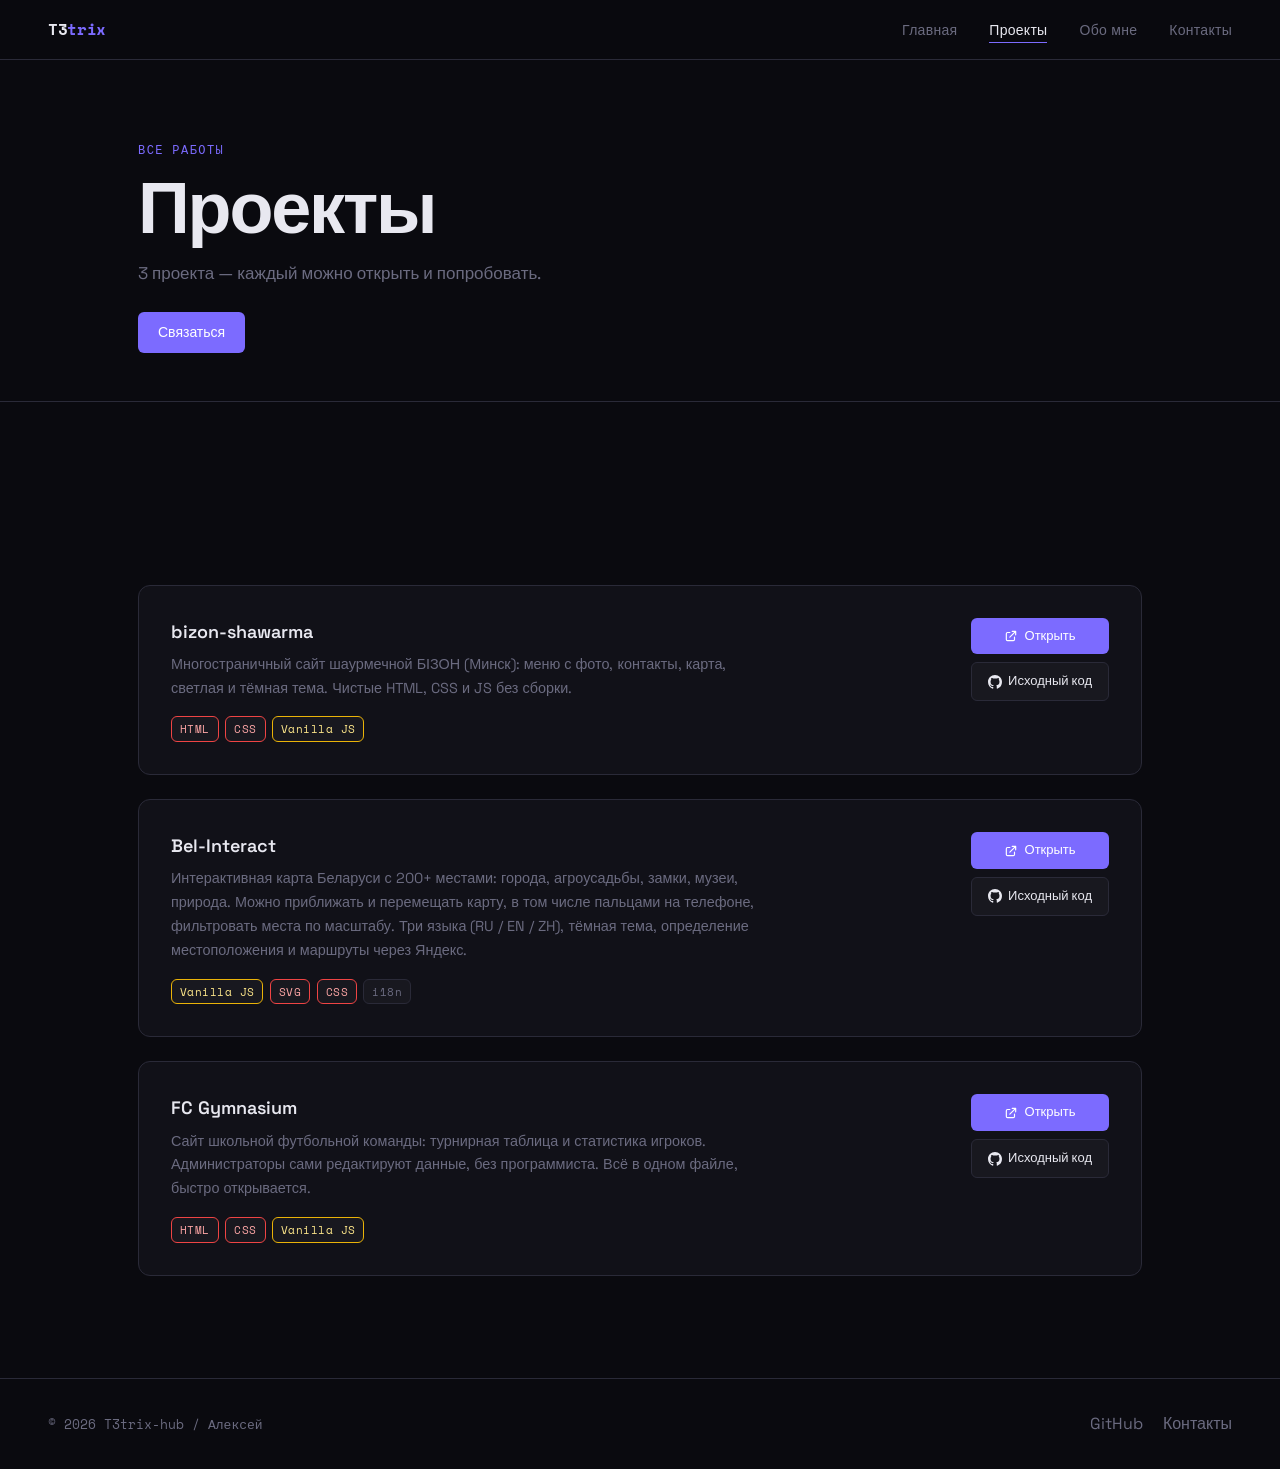
<file: projects.html>
<!DOCTYPE html>
<html lang="ru">
<head>
  <meta charset="UTF-8" />
  <meta name="viewport" content="width=device-width, initial-scale=1.0" />
  <title>Проекты — T3trix</title>
  <link rel="icon" href="favicon.ico" sizes="any" />
  <link rel="icon" type="image/png" href="favicon-180.png" />
  <link rel="apple-touch-icon" href="favicon-180.png" />
  <link rel="preconnect" href="https://fonts.googleapis.com" />
  <link rel="preconnect" href="https://fonts.gstatic.com" crossorigin />
  <link rel="stylesheet" href="style.css" />
  <style>
    .page-hero {
      padding: 5rem 0 3rem;
      border-bottom: 1px solid var(--border);
    }

    .filter-bar {
      display: flex;
      gap: 0.5rem;
      flex-wrap: wrap;
      margin: 2.5rem 0;
    }

    .filter-btn {
      padding: 0.4rem 1rem;
      border-radius: 99px;
      font-size: 0.8125rem;
      font-weight: 500;
      cursor: pointer;
      border: 1px solid var(--border);
      background: transparent;
      color: var(--muted);
      transition: var(--transition);
      font-family: var(--font-display);
    }
    .filter-btn:hover { border-color: var(--accent); color: var(--text); }
    .filter-btn.active { background: var(--accent); border-color: var(--accent); color: #fff; }

    /* ── FULL PROJECT CARDS ─────────────────── */
    .projects-list {
      display: flex;
      flex-direction: column;
      gap: 1.5rem;
    }

    .project-row {
      background: var(--bg2);
      border: 1px solid var(--border);
      border-radius: var(--radius);
      padding: 2rem;
      display: grid;
      grid-template-columns: 1fr auto;
      gap: 1.25rem 1.5rem;
      align-items: start;
      transition: border-color var(--transition), box-shadow var(--transition);
    }

    .project-row:hover {
      border-color: rgba(124,107,255,0.4);
      box-shadow: 0 8px 32px rgba(124,107,255,0.08);
    }

    .project-emoji { display: none; }

    .project-body {}

    .project-title {
      font-size: 1.125rem;
      font-weight: 600;
      margin-bottom: 0.4rem;
      display: flex;
      align-items: center;
      gap: 0.6rem;
    }

    .project-type { display: none; }

    .project-desc {
      font-size: 0.9rem;
      color: var(--muted);
      line-height: 1.65;
      margin-bottom: 1rem;
      max-width: 600px;
    }

    .project-tags {
      display: flex;
      gap: 0.4rem;
      flex-wrap: wrap;
    }

    .project-actions {
      display: flex;
      flex-direction: column;
      gap: 0.5rem;
      min-width: 130px;
    }

    .action-link {
      display: flex;
      align-items: center;
      justify-content: center;
      gap: 0.4rem;
      padding: 0.5rem 1rem;
      border-radius: var(--radius-sm);
      font-size: 0.8125rem;
      font-weight: 500;
      text-decoration: none;
      transition: var(--transition);
      white-space: nowrap;
    }

    .action-github {
      background: var(--bg3);
      border: 1px solid var(--border);
      color: var(--text);
    }
    .action-github:hover { border-color: var(--accent); color: var(--accent); }

    .action-live {
      background: var(--accent);
      color: #fff;
    }
    .action-live:hover { background: #9580ff; }

    .action-tg {
      background: #0088cc;
      color: #fff;
    }
    .action-tg:hover { background: #0099dd; }

    .action-icon {
      width: 14px; height: 14px;
      flex-shrink: 0;
    }

    .no-live {
      font-size: 0.75rem;
      color: var(--muted);
      text-align: center;
      font-family: var(--font-mono);
      padding: 0.4rem;
    }

    @media (max-width: 700px) {
      .project-row { grid-template-columns: 1fr; }
      .project-actions {
        flex-direction: row;
        flex-wrap: wrap;
        min-width: unset;
      }
      .action-link { flex: 1; }
    }
  </style>
</head>
<body>

<nav>
  <a href="index.html" class="nav-logo">T3<span>trix</span></a>
  <ul class="nav-links">
    <li><a href="index.html">Главная</a></li>
    <li><a href="projects.html">Проекты</a></li>
    <li><a href="about.html">Обо мне</a></li>
    <li><a href="contact.html">Контакты</a></li>
  </ul>
  <div class="nav-burger"><span></span><span></span><span></span></div>
</nav>

<main>
  <section class="page-hero">
    <div class="container">
      <span class="eyebrow">Все работы</span>
      <h1>Проекты</h1>
      <p id="projects-count" style="color:var(--muted);margin-top:0.75rem;max-width:480px;font-size:1.0625rem;line-height:1.7"></p>
      <div style="margin-top:1.5rem">
        <a href="contact.html" class="btn btn-primary">Связаться</a>
      </div>
    </div>
  </section>

  <section>
    <div class="container">

      <div class="filter-bar" id="filter-bar"></div>

      <div class="projects-list" id="projects-list"></div>
    </div>
  </section>
</main>

<footer>
  <p>© 2026 T3trix-hub / Алексей</p>
  <div style="display:flex;gap:1.25rem;">
    <a href="https://github.com/T3trix-hub" target="_blank">GitHub</a>
    <a href="contact.html">Контакты</a>
  </div>
</footer>

<script src="projects-data.js"></script>
<script src="portfolio.js"></script>
<script src="main.js"></script>
</body>
</html>
</file>
<file: style.css>
@import url('https://fonts.googleapis.com/css2?family=Space+Grotesk:wght@300;400;500;600;700&family=Space+Mono:ital,wght@0,400;0,700;1,400&display=swap');

:root {
  --bg:       #0a0a0f;
  --bg2:      #111118;
  --bg3:      #18181f;
  --border:   #2a2a38;
  --text:     #e8e8f0;
  --muted:    #6b6b80;
  --accent:   #7c6bff;
  --accent2:  #c084fc;
  --green:    #4ade80;
  --yellow:   #facc15;
  --red:      #f87171;

  --font-display: 'Space Grotesk', sans-serif;
  --font-mono:    'Space Mono', monospace;

  --radius: 12px;
  --radius-sm: 6px;
  --transition: 0.2s ease;
}

*, *::before, *::after { box-sizing: border-box; margin: 0; padding: 0; }

html { scroll-behavior: smooth; }

body {
  background: var(--bg);
  color: var(--text);
  font-family: var(--font-display);
  font-size: 16px;
  line-height: 1.6;
  min-height: 100vh;
  overflow-x: hidden;
}

/* ── NAV ─────────────────────────────────── */
nav {
  position: fixed;
  top: 0; left: 0; right: 0;
  z-index: 100;
  background: rgba(10,10,15,0.85);
  backdrop-filter: blur(16px);
  border-bottom: 1px solid var(--border);
  padding: 0 clamp(1rem, 5vw, 3rem);
  height: 60px;
  display: flex;
  align-items: center;
  justify-content: space-between;
}

.nav-logo {
  font-family: var(--font-mono);
  font-size: 1rem;
  font-weight: 700;
  color: var(--text);
  text-decoration: none;
  letter-spacing: -0.02em;
}

.nav-logo span {
  color: var(--accent);
}

.nav-links {
  display: flex;
  gap: 2rem;
  list-style: none;
}

.nav-links a {
  color: var(--muted);
  text-decoration: none;
  font-size: 0.875rem;
  font-weight: 500;
  letter-spacing: 0.02em;
  transition: color var(--transition);
  position: relative;
}

.nav-links a::after {
  content: '';
  position: absolute;
  bottom: -4px; left: 0;
  width: 0; height: 1px;
  background: var(--accent);
  transition: width var(--transition);
}

.nav-links a:hover,
.nav-links a.active {
  color: var(--text);
}

.nav-links a:hover::after,
.nav-links a.active::after {
  width: 100%;
}

/* burger */
.nav-burger {
  display: none;
  flex-direction: column;
  gap: 5px;
  cursor: pointer;
  padding: 4px;
}

.nav-burger span {
  display: block;
  width: 22px; height: 1.5px;
  background: var(--text);
  transition: var(--transition);
}

/* ── LAYOUT ──────────────────────────────── */
.container {
  max-width: 1100px;
  margin: 0 auto;
  padding: 0 clamp(1rem, 5vw, 3rem);
}

main {
  padding-top: 60px;
}

section {
  padding: clamp(4rem, 8vw, 7rem) 0;
}

/* ── TYPOGRAPHY ──────────────────────────── */
h1 { font-size: clamp(2.5rem, 6vw, 4.5rem); font-weight: 700; line-height: 1.05; letter-spacing: -0.03em; }
h2 { font-size: clamp(1.5rem, 3vw, 2.25rem); font-weight: 600; letter-spacing: -0.02em; }
h3 { font-size: 1.125rem; font-weight: 600; }

.eyebrow {
  font-family: var(--font-mono);
  font-size: 0.75rem;
  letter-spacing: 0.12em;
  text-transform: uppercase;
  color: var(--accent);
  display: block;
  margin-bottom: 0.75rem;
}

.gradient-text {
  background: linear-gradient(135deg, var(--accent) 0%, var(--accent2) 100%);
  -webkit-background-clip: text;
  -webkit-text-fill-color: transparent;
  background-clip: text;
}

/* ── TAGS ─────────────────────────────────── */
.tag {
  display: inline-block;
  font-family: var(--font-mono);
  font-size: 0.7rem;
  padding: 3px 8px;
  border-radius: var(--radius-sm);
  background: var(--bg3);
  border: 1px solid var(--border);
  color: var(--muted);
  letter-spacing: 0.04em;
}

.tag.py   { border-color: #3b82f6; color: #93c5fd; }
.tag.js   { border-color: #eab308; color: #fde68a; }
.tag.html { border-color: #ef4444; color: #fca5a5; }
.tag.tg   { border-color: #38bdf8; color: #7dd3fc; }
.tag.api  { border-color: #a855f7; color: #d8b4fe; }

/* ── BUTTONS ──────────────────────────────── */
.btn {
  display: inline-flex;
  align-items: center;
  gap: 0.5rem;
  padding: 0.6rem 1.25rem;
  border-radius: var(--radius-sm);
  font-family: var(--font-display);
  font-size: 0.875rem;
  font-weight: 500;
  text-decoration: none;
  transition: var(--transition);
  cursor: pointer;
  border: none;
}

.btn-primary {
  background: var(--accent);
  color: #fff;
}
.btn-primary:hover { background: #9580ff; transform: translateY(-1px); }

.btn-ghost {
  background: transparent;
  color: var(--muted);
  border: 1px solid var(--border);
}
.btn-ghost:hover { border-color: var(--accent); color: var(--text); }

/* ── CARDS ─────────────────────────────────── */
.card {
  background: var(--bg2);
  border: 1px solid var(--border);
  border-radius: var(--radius);
  padding: 1.5rem;
  transition: border-color var(--transition), transform var(--transition), box-shadow var(--transition);
}

.card:hover {
  border-color: rgba(124, 107, 255, 0.5);
  transform: translateY(-2px);
  box-shadow: 0 8px 32px rgba(124, 107, 255, 0.1);
}

/* ── DIVIDER ──────────────────────────────── */
.divider {
  width: 100%;
  height: 1px;
  background: var(--border);
  margin: 0;
}

/* ── FOOTER ───────────────────────────────── */
footer {
  border-top: 1px solid var(--border);
  padding: 2rem clamp(1rem, 5vw, 3rem);
  display: flex;
  justify-content: space-between;
  align-items: center;
  gap: 1rem;
  flex-wrap: wrap;
}

footer p {
  font-size: 0.8125rem;
  color: var(--muted);
  font-family: var(--font-mono);
}

footer a {
  color: var(--muted);
  text-decoration: none;
  transition: color var(--transition);
}
footer a:hover { color: var(--accent); }

/* ── FADE IN ──────────────────────────────── */
.fade-in {
  opacity: 0;
  transform: translateY(20px);
  transition: opacity 0.5s ease, transform 0.5s ease;
}
.fade-in.visible {
  opacity: 1;
  transform: none;
}

/* ── MOBILE ───────────────────────────────── */
@media (max-width: 640px) {
  .nav-links { display: none; flex-direction: column; position: fixed; top: 60px; left: 0; right: 0; background: var(--bg); border-bottom: 1px solid var(--border); padding: 1.5rem; gap: 1.25rem; }
  .nav-links.open { display: flex; }
  .nav-burger { display: flex; }
}

@media (prefers-reduced-motion: reduce) {
  *, *::before, *::after { transition-duration: 0.01ms !important; animation-duration: 0.01ms !important; }
}
</file>
